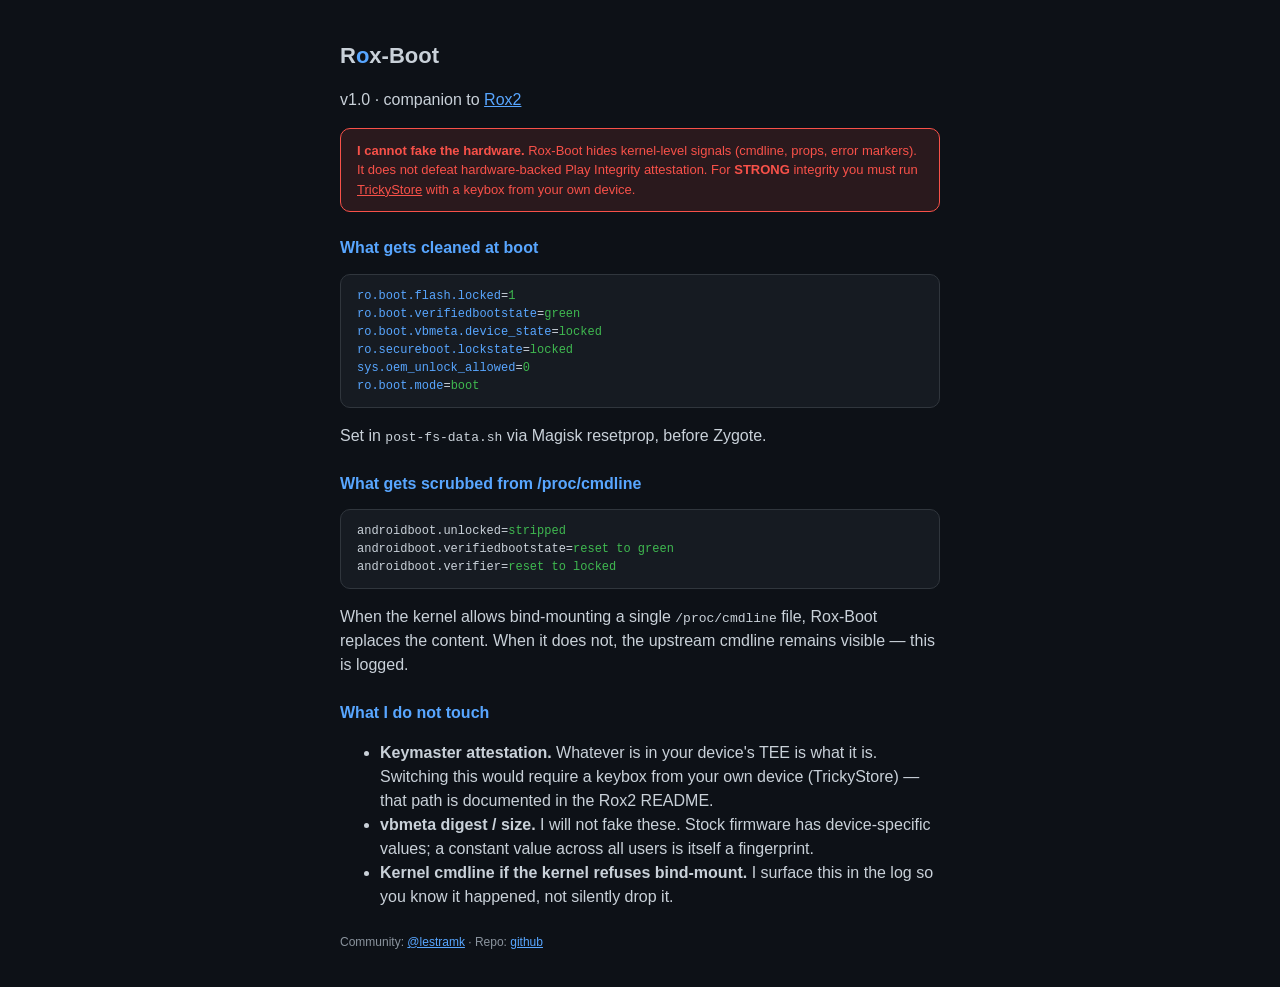
<file: companion/boot/webroot/index.html>
<!DOCTYPE html>
<html lang="en">
<head>
<meta charset="UTF-8">
<meta name="viewport" content="width=device-width, initial-scale=1.0">
<title>Rox-Boot</title>
<style>
body {
  font-family: -apple-system, BlinkMacSystemFont, 'Segoe UI', Roboto, sans-serif;
  background: #0d1117; color: #c9d1d9; margin: 0; padding: 24px;
  line-height: 1.5;
}
.app { max-width: 600px; margin: 0 auto; }
h1 { font-size: 22px; }
h2 { font-size: 16px; margin-top: 24px; color: #58a6ff; }
.banner {
  background: rgba(210,153,34,0.12); color: #d29922;
  border: 1px solid #d29922; border-radius: 10px;
  padding: 12px 16px; margin: 12px 0; font-size: 13px;
}
.banner.warn { background: rgba(248,81,73,0.12); color: #f85149;
  border-color: #f85149; }
.card {
  background: #161b22; border: 1px solid #30363d; border-radius: 10px;
  padding: 12px 16px; margin: 10px 0; font-family: 'SF Mono', monospace;
  font-size: 12px;
}
.k { color: #58a6ff; }
.v { color: #3fb950; }
</style>
</head>
<body>
<div class="app">
  <h1>R<em style="color:#58a6ff;font-style:normal">o</em>x-Boot</h1>
  <p>v1.0 &middot; companion to <a href="https://github.com/lee-muriithi-kingori/Rox2" style="color:#58a6ff">Rox2</a></p>

  <div class="banner warn">
    <strong>I cannot fake the hardware.</strong> Rox-Boot hides kernel-level
    signals (cmdline, props, error markers). It does not defeat hardware-backed
    Play Integrity attestation. For <strong>STRONG</strong> integrity you must
    run <a href="https://github.com/5ec1cff/TrickyStore" style="color:#f85149">TrickyStore</a>
    with a keybox from your own device.
  </div>

  <h2>What gets cleaned at boot</h2>
  <div class="card">
    <div><span class="k">ro.boot.flash.locked</span>=<span class="v">1</span></div>
    <div><span class="k">ro.boot.verifiedbootstate</span>=<span class="v">green</span></div>
    <div><span class="k">ro.boot.vbmeta.device_state</span>=<span class="v">locked</span></div>
    <div><span class="k">ro.secureboot.lockstate</span>=<span class="v">locked</span></div>
    <div><span class="k">sys.oem_unlock_allowed</span>=<span class="v">0</span></div>
    <div><span class="k">ro.boot.mode</span>=<span class="v">boot</span></div>
  </div>
  <p>Set in <code>post-fs-data.sh</code> via Magisk resetprop, before Zygote.</p>

  <h2>What gets scrubbed from /proc/cmdline</h2>
  <div class="card">
    <div>androidboot.unlocked=<span class="v">stripped</span></div>
    <div>androidboot.verifiedbootstate=<span class="v">reset to green</span></div>
    <div>androidboot.verifier=<span class="v">reset to locked</span></div>
  </div>
  <p>When the kernel allows bind-mounting a single <code>/proc/cmdline</code> file,
  Rox-Boot replaces the content. When it does not, the upstream cmdline remains
  visible — this is logged.</p>

  <h2>What I do not touch</h2>
  <ul>
    <li><strong>Keymaster attestation.</strong> Whatever is in your device's TEE
    is what it is. Switching this would require a keybox from your own device
    (TrickyStore) — that path is documented in the Rox2 README.</li>
    <li><strong>vbmeta digest / size.</strong> I will not fake these. Stock
    firmware has device-specific values; a constant value across all users is
    itself a fingerprint.</li>
    <li><strong>Kernel cmdline if the kernel refuses bind-mount.</strong> I
    surface this in the log so you know it happened, not silently drop it.</li>
  </ul>

  <p style="margin-top:24px;color:#8b949e;font-size:12px">
    Community: <a href="https://t.me/lestramk" style="color:#58a6ff">@lestramk</a>
    &middot; Repo: <a href="https://github.com/lee-muriithi-kingori/Rox2" style="color:#58a6ff">github</a>
  </p>
</div>
</body>
</html>
</file>
